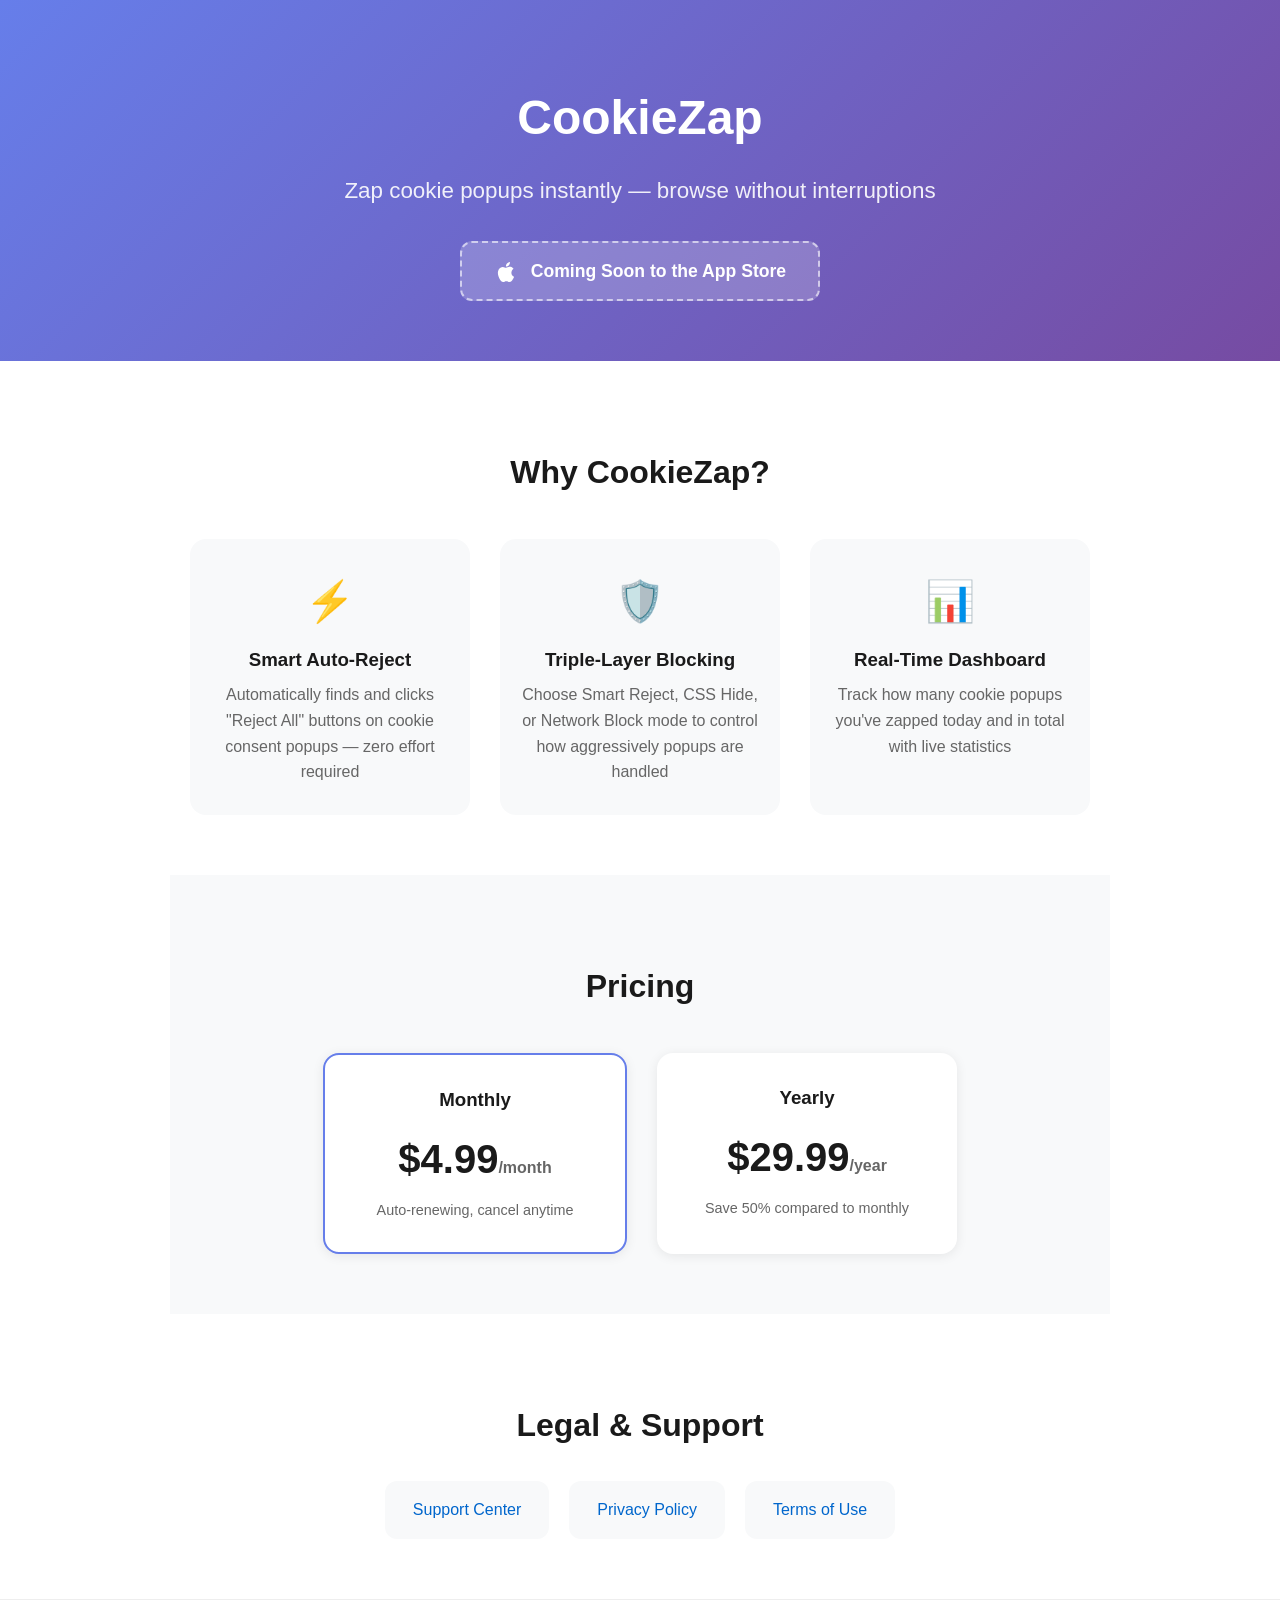
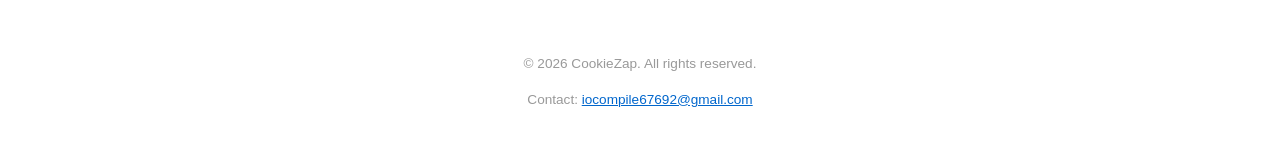
<file: docs/index.html>
<!DOCTYPE html>
<html lang="en">
<head>
    <meta charset="UTF-8">
    <meta name="viewport" content="width=device-width, initial-scale=1.0">
    <title>CookieZap - Landing</title>
    <style>
        body { font-family: -apple-system, BlinkMacSystemFont, 'Segoe UI', Roboto, sans-serif; margin: 0; padding: 0; line-height: 1.6; color: #1a1a1a; background: #fff; }
        .landing-hero { text-align: center; padding: 80px 20px 60px; background: linear-gradient(135deg, #667eea 0%, #764ba2 100%); color: #fff; }
        .landing-hero h1 { font-size: 3em; margin: 0 0 16px; color: #fff; border: none; }
        .tagline { font-size: 1.4em; opacity: 0.9; margin: 0 0 32px; }
        .download-btn { display: inline-block; background: #000; color: #fff !important; padding: 14px 32px; border-radius: 12px; font-size: 1.1em; font-weight: 600; text-decoration: none; transition: transform 0.2s, box-shadow 0.2s; }
        .download-btn:hover { transform: translateY(-2px); box-shadow: 0 8px 24px rgba(0,0,0,0.3); text-decoration: none; }
        .features { max-width: 900px; margin: 0 auto; padding: 60px 20px; text-align: center; }
        .features h2 { font-size: 2em; margin-bottom: 40px; color: #1a1a1a; }
        .features-grid { display: grid; grid-template-columns: repeat(auto-fit, minmax(250px, 1fr)); gap: 30px; }
        .feature-card { background: #f8f9fa; padding: 30px 20px; border-radius: 16px; transition: transform 0.2s; }
        .feature-card:hover { transform: translateY(-4px); }
        .feature-icon { font-size: 2.5em; margin-bottom: 12px; }
        .feature-card h3 { margin: 0 0 8px; color: #1a1a1a; }
        .feature-card p { color: #666; margin: 0; }
        .pricing { max-width: 900px; margin: 0 auto; padding: 60px 20px; text-align: center; background: #f8f9fa; }
        .pricing h2 { font-size: 2em; margin-bottom: 40px; color: #1a1a1a; }
        .pricing-grid { display: flex; justify-content: center; gap: 30px; flex-wrap: wrap; }
        .pricing-card { background: #fff; padding: 30px 40px; border-radius: 16px; box-shadow: 0 2px 12px rgba(0,0,0,0.08); min-width: 220px; }
        .pricing-card.featured { border: 2px solid #667eea; }
        .pricing-card h3 { margin: 0 0 12px; color: #1a1a1a; }
        .price { font-size: 2.5em; font-weight: 700; margin: 0; color: #1a1a1a; }
        .price span { font-size: 0.4em; color: #666; }
        .price-note { color: #666; margin: 8px 0 0; font-size: 0.9em; }
        .policy-links { max-width: 900px; margin: 0 auto; padding: 60px 20px; text-align: center; }
        .policy-links h2 { font-size: 2em; margin-bottom: 30px; color: #1a1a1a; }
        .policy-grid { display: flex; justify-content: center; gap: 20px; flex-wrap: wrap; }
        .policy-card { background: #f8f9fa; padding: 16px 28px; border-radius: 12px; color: #0066cc; text-decoration: none; font-weight: 500; transition: background 0.2s; }
        .policy-card:hover { background: #e8eaed; text-decoration: none; }
        .footer { text-align: center; padding: 40px 20px; border-top: 1px solid #eee; color: #999; font-size: 0.85em; }
        .footer a { color: #0066cc; }
        @media (max-width: 600px) { .landing-hero h1 { font-size: 2em; } .tagline { font-size: 1.1em; } .pricing-grid { flex-direction: column; align-items: center; } }
        
    </style>
</head>
<body>
<div class="landing-hero">
        <h1>CookieZap</h1>
        <p class="tagline">Zap cookie popups instantly — browse without interruptions</p>
        <a id="download-btn" href="https://apps.apple.com/us/app/id[APP_STORE_ID]?mt=8" class="download-btn">
            <svg width="24" height="24" viewBox="0 0 24 24" fill="white" style="vertical-align:middle;margin-right:8px">
                <path d="M18.71 19.5c-.83 1.24-1.71 2.45-3.05 2.47-1.34.03-1.77-.79-3.29-.79-1.53 0-2 .77-3.27.82-1.31.05-2.3-1.32-3.14-2.53C4.25 17 2.94 12.45 4.7 9.39c.87-1.52 2.43-2.48 4.12-2.51 1.28-.02 2.5.87 3.29.87.78 0 2.26-1.07 3.8-.91.65.03 2.47.26 3.64 1.98-.09.06-2.17 1.28-2.15 3.81.03 3.02 2.65 4.03 2.68 4.04-.03.07-.42 1.44-1.38 2.83M13 3.5c.73-.83 1.94-1.46 2.94-1.5.13 1.17-.34 2.35-1.04 3.19-.69.85-1.83 1.51-2.95 1.42-.15-1.15.41-2.35 1.05-3.11z"/>
            </svg>
            <span id="btn-text">Download on the App Store</span>
        </a>
    </div>

    <div class="features">
        <h2>Why CookieZap?</h2>
        <div class="features-grid">
            <div class="feature-card">
                <div class="feature-icon">⚡</div>
                <h3>Smart Auto-Reject</h3>
                <p>Automatically finds and clicks "Reject All" buttons on cookie consent popups — zero effort required</p>
            </div>
            <div class="feature-card">
                <div class="feature-icon">🛡️</div>
                <h3>Triple-Layer Blocking</h3>
                <p>Choose Smart Reject, CSS Hide, or Network Block mode to control how aggressively popups are handled</p>
            </div>
            <div class="feature-card">
                <div class="feature-icon">📊</div>
                <h3>Real-Time Dashboard</h3>
                <p>Track how many cookie popups you've zapped today and in total with live statistics</p>
            </div>
        </div>
    </div>

    <div class="pricing">
        <h2>Pricing</h2>
        <div class="pricing-grid">
            <div class="pricing-card featured">
                <h3>Monthly</h3>
                <p class="price">$4.99<span>/month</span></p>
                <p class="price-note">Auto-renewing, cancel anytime</p>
            </div>
            <div class="pricing-card">
                <h3>Yearly</h3>
                <p class="price">$29.99<span>/year</span></p>
                <p class="price-note">Save 50% compared to monthly</p>
            </div>
        </div>
    </div>

    <div class="policy-links">
        <h2>Legal & Support</h2>
        <div class="policy-grid">
            <a href="support.html" class="policy-card">Support Center</a>
            <a href="privacy.html" class="policy-card">Privacy Policy</a>
            <a href="terms.html" class="policy-card">Terms of Use</a>
        </div>
    </div>

    <script>
    (function() {
        var btn = document.getElementById('download-btn');
        var btnText = document.getElementById('btn-text');
        if (btn && btn.href && btn.href.indexOf('[APP_STORE_ID]') !== -1) {
            btn.href = '#';
            btn.onclick = function(e) { e.preventDefault(); alert('Coming Soon! This app will be available on the App Store soon.'); };
            if (btnText) btnText.textContent = 'Coming Soon to the App Store';
            btn.style.background = 'rgba(255,255,255,0.2)';
            btn.style.border = '2px dashed rgba(255,255,255,0.6)';
        }
    })();
    </script>

    <div class="footer">
        <p>&copy; <script>document.write(new Date().getFullYear())</script> CookieZap. All rights reserved.</p>
        <p>Contact: <a href="mailto:iocompile67692@gmail.com">iocompile67692@gmail.com</a></p>
    </div>
</body>
</html>
</file>
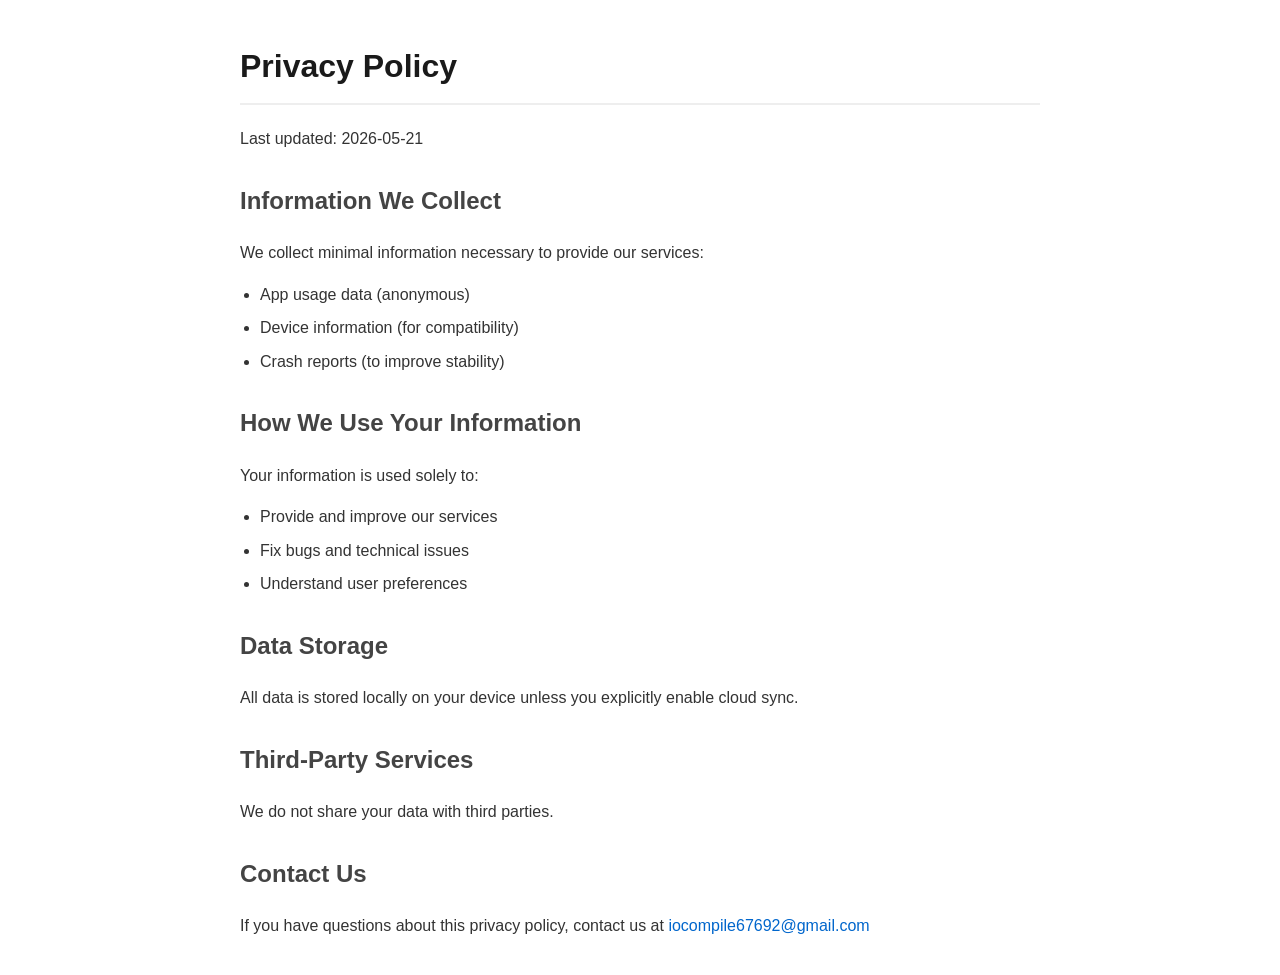
<file: docs/privacy.html>
<!DOCTYPE html>
<html lang="en">
<head>
    <meta charset="UTF-8">
    <meta name="viewport" content="width=device-width, initial-scale=1.0">
    <title>CookieZap - Privacy</title>
    <style>
        body { font-family: -apple-system, BlinkMacSystemFont, 'Segoe UI', Roboto, sans-serif; max-width: 800px; margin: 0 auto; padding: 20px; line-height: 1.6; color: #333; }
        h1 { color: #1a1a1a; border-bottom: 2px solid #eee; padding-bottom: 10px; }
        h2 { color: #444; margin-top: 30px; }
        h3 { color: #555; }
        .contact { background: #f8f9fa; padding: 20px; border-radius: 8px; margin-top: 20px; }
        a { color: #0066cc; text-decoration: none; }
        a:hover { text-decoration: underline; }
        ul, ol { padding-left: 20px; }
        li { margin-bottom: 8px; }
        
    </style>
</head>
<body>
<h1>Privacy Policy</h1>
    <p>Last updated: 2026-05-21</p>
    
    <h2>Information We Collect</h2>
    <p>We collect minimal information necessary to provide our services:</p>
    <ul>
        <li>App usage data (anonymous)</li>
        <li>Device information (for compatibility)</li>
        <li>Crash reports (to improve stability)</li>
    </ul>
    
    <h2>How We Use Your Information</h2>
    <p>Your information is used solely to:</p>
    <ul>
        <li>Provide and improve our services</li>
        <li>Fix bugs and technical issues</li>
        <li>Understand user preferences</li>
    </ul>
    
    <h2>Data Storage</h2>
    <p>All data is stored locally on your device unless you explicitly enable cloud sync.</p>
    
    <h2>Third-Party Services</h2>
    <p>We do not share your data with third parties.</p>
    
    <h2>Contact Us</h2>
    <p>If you have questions about this privacy policy, contact us at <a href="mailto:iocompile67692@gmail.com">iocompile67692@gmail.com</a></p>
</body>
</html>
</file>
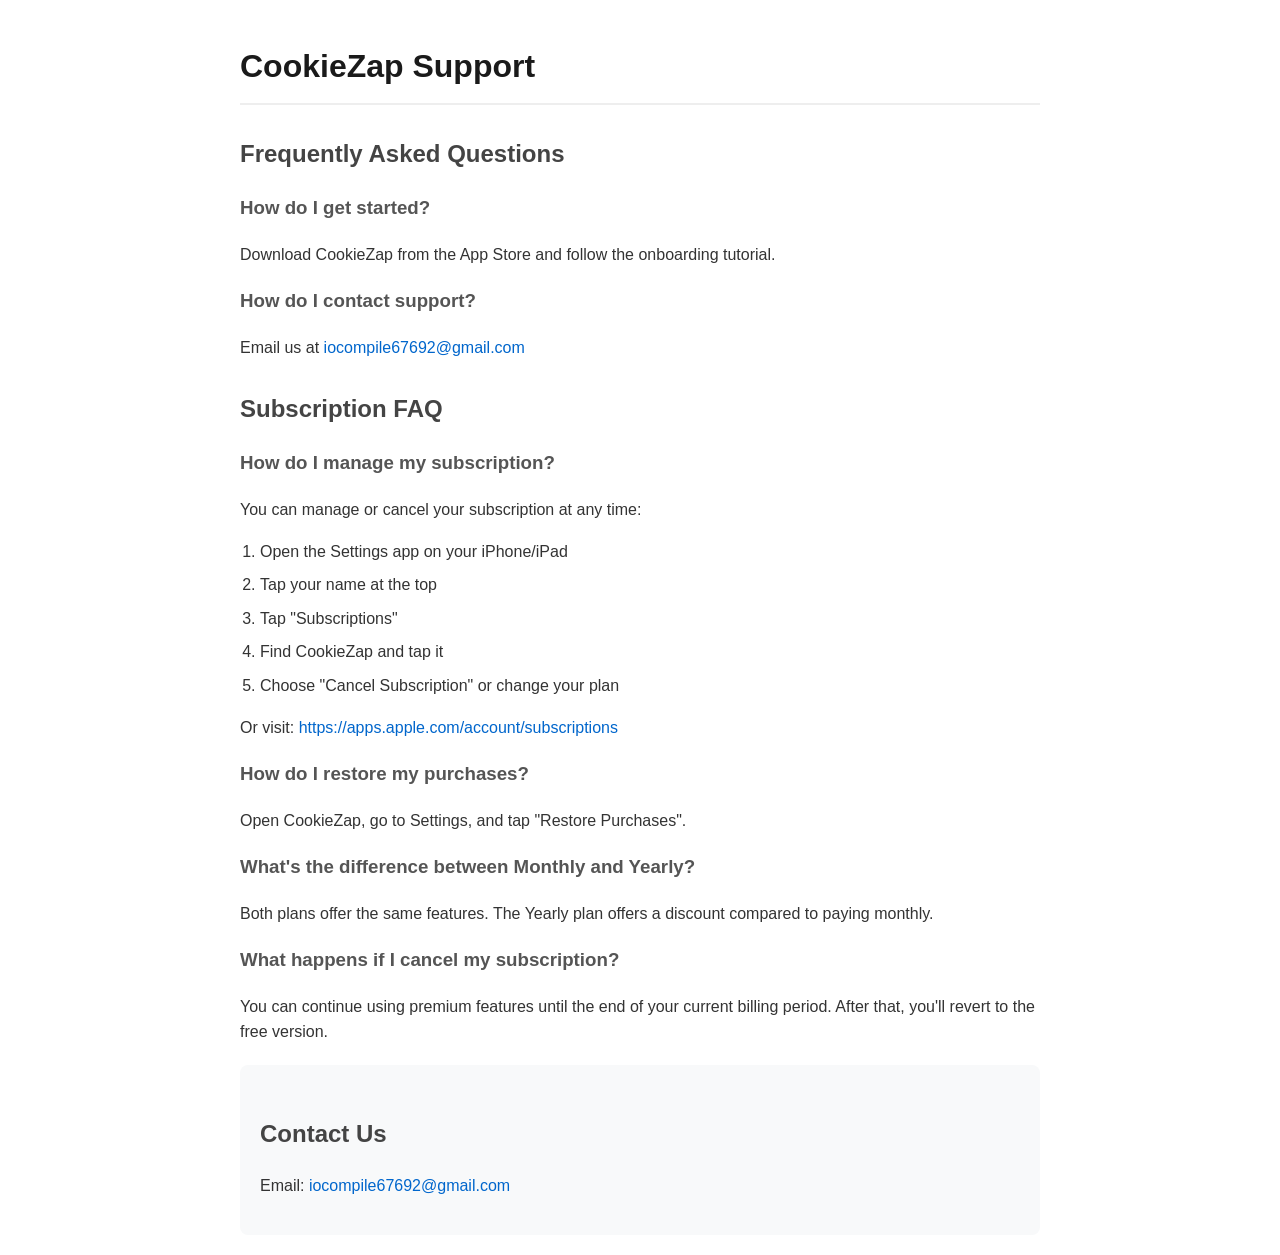
<file: docs/support.html>
<!DOCTYPE html>
<html lang="en">
<head>
    <meta charset="UTF-8">
    <meta name="viewport" content="width=device-width, initial-scale=1.0">
    <title>CookieZap - Support</title>
    <style>
        body { font-family: -apple-system, BlinkMacSystemFont, 'Segoe UI', Roboto, sans-serif; max-width: 800px; margin: 0 auto; padding: 20px; line-height: 1.6; color: #333; }
        h1 { color: #1a1a1a; border-bottom: 2px solid #eee; padding-bottom: 10px; }
        h2 { color: #444; margin-top: 30px; }
        h3 { color: #555; }
        .contact { background: #f8f9fa; padding: 20px; border-radius: 8px; margin-top: 20px; }
        a { color: #0066cc; text-decoration: none; }
        a:hover { text-decoration: underline; }
        ul, ol { padding-left: 20px; }
        li { margin-bottom: 8px; }
        
    </style>
</head>
<body>
<h1>CookieZap Support</h1>
    
    <h2>Frequently Asked Questions</h2>
    
    <h3>How do I get started?</h3>
    <p>Download CookieZap from the App Store and follow the onboarding tutorial.</p>
    
    <h3>How do I contact support?</h3>
    <p>Email us at <a href="mailto:iocompile67692@gmail.com">iocompile67692@gmail.com</a></p>
    
    <h2>Subscription FAQ</h2>
    
    <h3>How do I manage my subscription?</h3>
    <p>You can manage or cancel your subscription at any time:</p>
    <ol>
        <li>Open the Settings app on your iPhone/iPad</li>
        <li>Tap your name at the top</li>
        <li>Tap "Subscriptions"</li>
        <li>Find CookieZap and tap it</li>
        <li>Choose "Cancel Subscription" or change your plan</li>
    </ol>
    <p>Or visit: <a href="https://apps.apple.com/account/subscriptions">https://apps.apple.com/account/subscriptions</a></p>
    
    <h3>How do I restore my purchases?</h3>
    <p>Open CookieZap, go to Settings, and tap "Restore Purchases".</p>
    
    <h3>What's the difference between Monthly and Yearly?</h3>
    <p>Both plans offer the same features. The Yearly plan offers a discount compared to paying monthly.</p>
    
    <h3>What happens if I cancel my subscription?</h3>
    <p>You can continue using premium features until the end of your current billing period. After that, you'll revert to the free version.</p>

    <div class="contact">
        <h2>Contact Us</h2>
        <p>Email: <a href="mailto:iocompile67692@gmail.com">iocompile67692@gmail.com</a></p>
    </div>
</body>
</html>
</file>
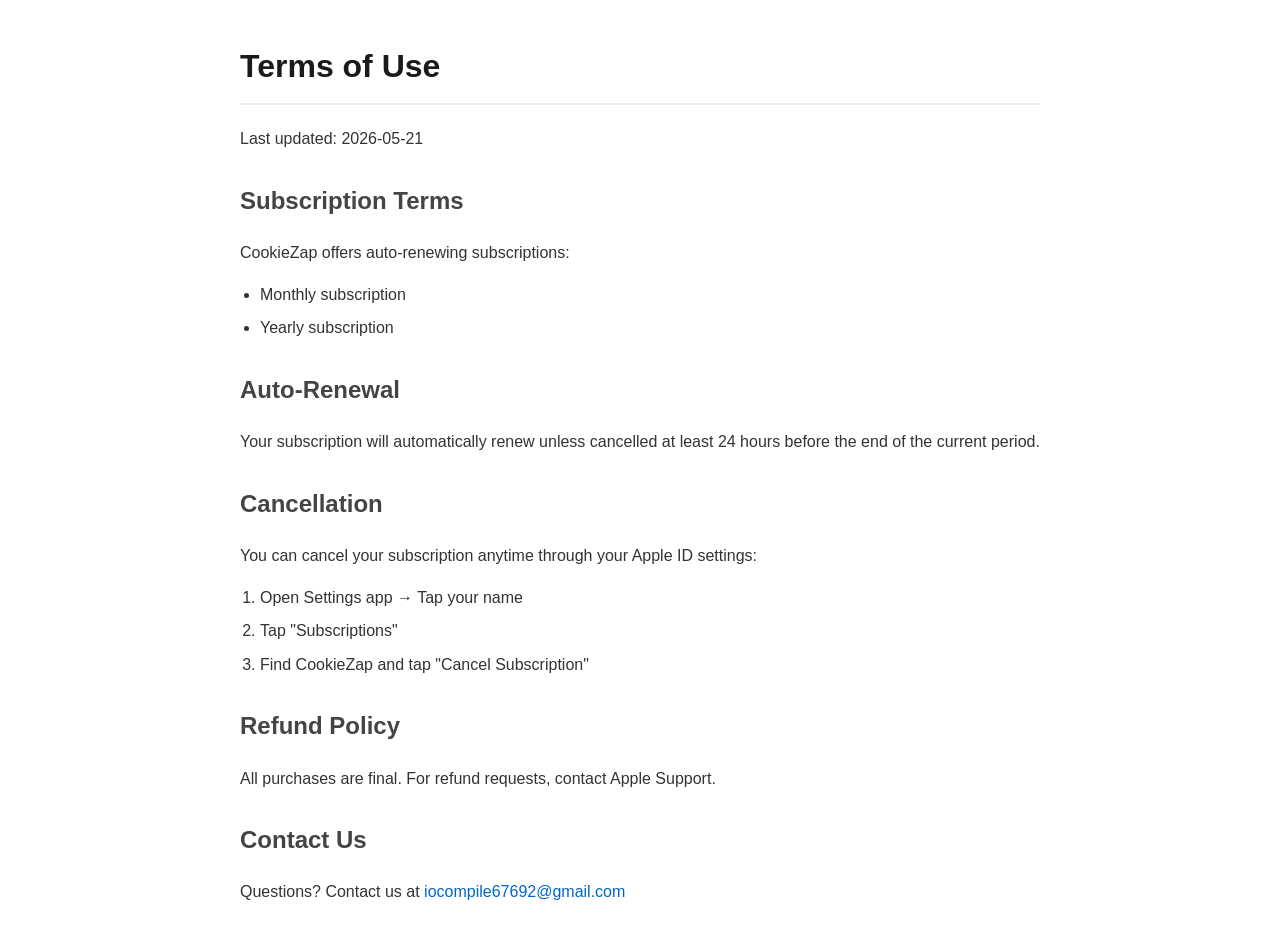
<file: docs/terms.html>
<!DOCTYPE html>
<html lang="en">
<head>
    <meta charset="UTF-8">
    <meta name="viewport" content="width=device-width, initial-scale=1.0">
    <title>CookieZap - Terms</title>
    <style>
        body { font-family: -apple-system, BlinkMacSystemFont, 'Segoe UI', Roboto, sans-serif; max-width: 800px; margin: 0 auto; padding: 20px; line-height: 1.6; color: #333; }
        h1 { color: #1a1a1a; border-bottom: 2px solid #eee; padding-bottom: 10px; }
        h2 { color: #444; margin-top: 30px; }
        h3 { color: #555; }
        .contact { background: #f8f9fa; padding: 20px; border-radius: 8px; margin-top: 20px; }
        a { color: #0066cc; text-decoration: none; }
        a:hover { text-decoration: underline; }
        ul, ol { padding-left: 20px; }
        li { margin-bottom: 8px; }
        
    </style>
</head>
<body>
<h1>Terms of Use</h1>
    <p>Last updated: 2026-05-21</p>
    
    <h2>Subscription Terms</h2>
    <p>CookieZap offers auto-renewing subscriptions:</p>
    <ul>
        <li>Monthly subscription</li>
        <li>Yearly subscription</li>
    </ul>
    
    <h2>Auto-Renewal</h2>
    <p>Your subscription will automatically renew unless cancelled at least 24 hours before the end of the current period.</p>
    
    <h2>Cancellation</h2>
    <p>You can cancel your subscription anytime through your Apple ID settings:</p>
    <ol>
        <li>Open Settings app → Tap your name</li>
        <li>Tap "Subscriptions"</li>
        <li>Find CookieZap and tap "Cancel Subscription"</li>
    </ol>
    
    <h2>Refund Policy</h2>
    <p>All purchases are final. For refund requests, contact Apple Support.</p>
    
    <h2>Contact Us</h2>
    <p>Questions? Contact us at <a href="mailto:iocompile67692@gmail.com">iocompile67692@gmail.com</a></p>
</body>
</html>
</file>
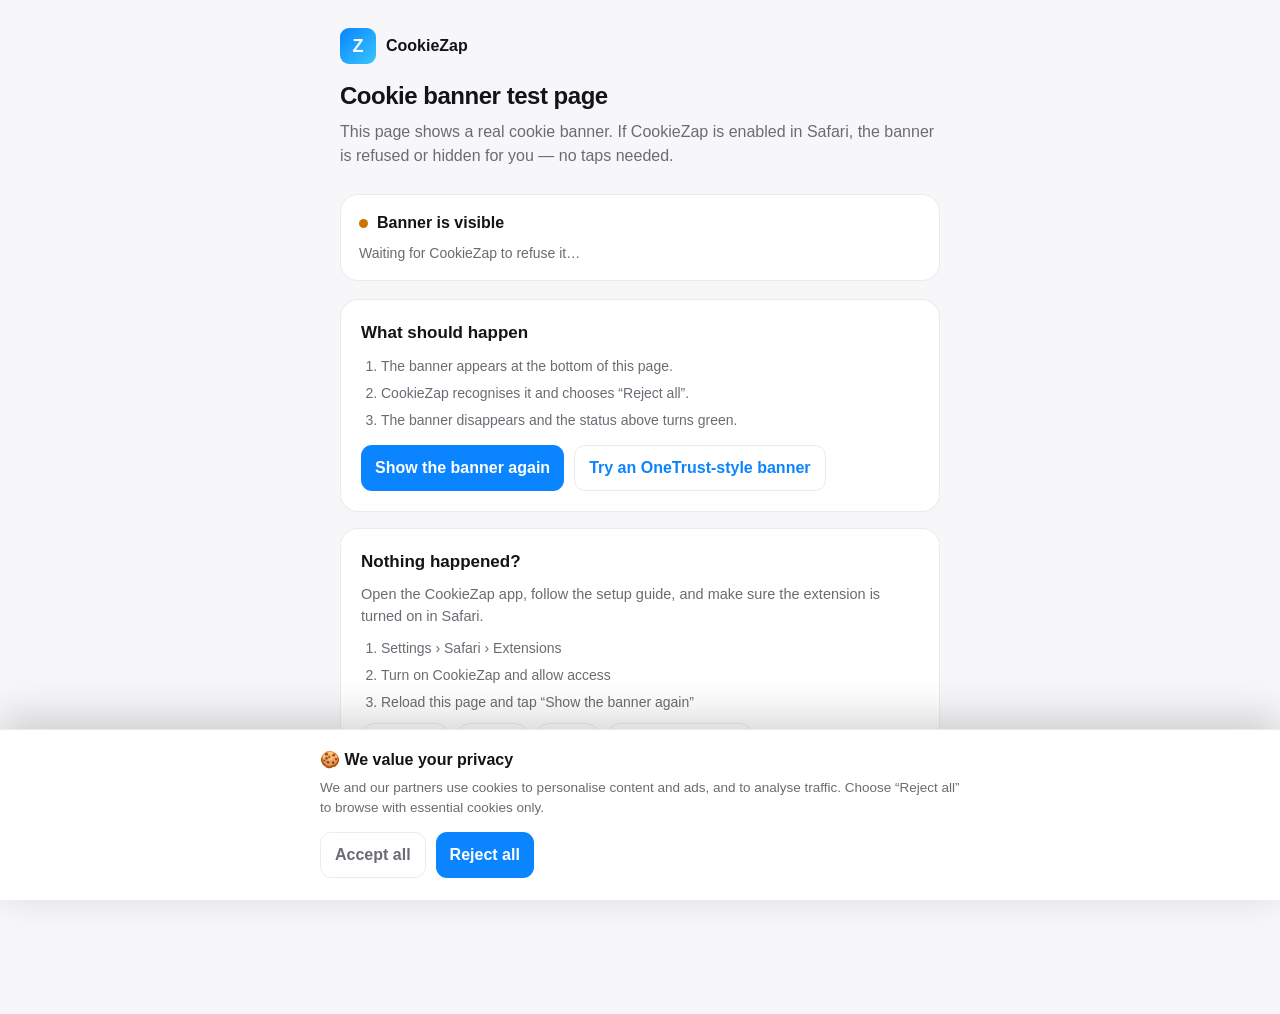
<file: docs/test.html>
<!DOCTYPE html>
<html lang="en">
<head>
<meta charset="UTF-8">
<meta name="viewport" content="width=device-width, initial-scale=1">
<title>CookieZap Test Page</title>
<style>
  :root {
    color-scheme: light dark;
    --bg: #f7f7fa;
    --card: #ffffff;
    --text: #141416;
    --secondary: #6b6b73;
    --line: rgba(0, 0, 0, 0.08);
    --blue: #0a84ff;
    --green: #1f9d55;
    --orange: #c77700;
  }
  @media (prefers-color-scheme: dark) {
    :root {
      --bg: #0f0f12;
      --card: #1c1c1f;
      --text: #f2f2f7;
      --secondary: #9a9aa2;
      --line: rgba(255, 255, 255, 0.12);
      --green: #30d158;
      --orange: #ff9f0a;
    }
  }
  * { box-sizing: border-box; }
  body {
    margin: 0;
    background: var(--bg);
    color: var(--text);
    font-family: -apple-system, BlinkMacSystemFont, "SF Pro Text", "Helvetica Neue", Arial, sans-serif;
    line-height: 1.5;
    padding-bottom: 180px;
  }
  header {
    padding: 28px 20px 8px;
    max-width: 640px;
    margin: 0 auto;
  }
  .brand { display: flex; align-items: center; gap: 10px; }
  .logo {
    width: 36px; height: 36px; border-radius: 9px;
    background: linear-gradient(135deg, #0a84ff, #38c6ff);
    display: grid; place-items: center; color: #fff; font-weight: 800; font-size: 18px;
  }
  h1 { font-size: 24px; margin: 14px 0 6px; letter-spacing: -0.02em; }
  .lede { color: var(--secondary); margin: 0 0 18px; }
  main { max-width: 640px; margin: 0 auto; padding: 0 20px; }
  .status {
    background: var(--card);
    border: 1px solid var(--line);
    border-radius: 18px;
    padding: 16px 18px;
    margin-bottom: 18px;
  }
  .status-row { display: flex; align-items: center; gap: 9px; font-weight: 650; }
  .dot { width: 9px; height: 9px; border-radius: 50%; background: var(--orange); }
  .dot.green { background: var(--green); }
  .dot.red { background: #ff453a; }
  .status p { margin: 8px 0 0; color: var(--secondary); font-size: 14px; }
  .card {
    background: var(--card);
    border: 1px solid var(--line);
    border-radius: 18px;
    padding: 20px;
    margin-bottom: 16px;
  }
  .card h2 { font-size: 17px; margin: 0 0 10px; }
  .card p { margin: 0 0 10px; color: var(--secondary); font-size: 14.5px; }
  ol { margin: 8px 0 0; padding-left: 20px; color: var(--secondary); font-size: 14px; }
  li { margin-bottom: 6px; }
  .actions { display: flex; gap: 10px; flex-wrap: wrap; margin-top: 14px; }
  button {
    font: inherit; font-weight: 600; border: none; border-radius: 11px;
    padding: 10px 14px; cursor: pointer;
  }
  .btn-primary { background: var(--blue); color: #fff; }
  .btn-secondary { background: transparent; color: var(--blue); border: 1px solid var(--line); }
  .chip-row { display: flex; gap: 6px; flex-wrap: wrap; margin-top: 10px; }
  .chip {
    font-size: 12px; color: var(--secondary); border: 1px solid var(--line);
    border-radius: 999px; padding: 4px 9px;
  }
  /* Cookie banner */
  #cz-cookie-banner {
    position: fixed; left: 0; right: 0; bottom: 0;
    background: var(--card);
    border-top: 1px solid var(--line);
    box-shadow: 0 -10px 40px rgba(0, 0, 0, 0.18);
    padding: 18px 20px 22px;
    transform: translateY(110%);
    transition: transform 0.35s ease;
    z-index: 9999;
  }
  #cz-cookie-banner.show { transform: translateY(0); }
  .banner-inner { max-width: 640px; margin: 0 auto; }
  .banner-title { font-weight: 700; font-size: 16px; margin: 0 0 6px; display: flex; gap: 8px; align-items: center; }
  .banner-text { margin: 0 0 14px; color: var(--secondary); font-size: 13.5px; }
  .banner-actions { display: flex; gap: 10px; flex-wrap: wrap; }
  .banner-actions .accept { background: transparent; color: var(--secondary); border: 1px solid var(--line); }
  .banner-actions .reject { background: var(--blue); color: #fff; }
  .footer-note { text-align: center; color: var(--secondary); font-size: 12px; margin: 26px 0 0; }
</style>
</head>
<body>
<header>
  <div class="brand">
    <div class="logo">Z</div>
    <strong>CookieZap</strong>
  </div>
  <h1>Cookie banner test page</h1>
  <p class="lede">This page shows a real cookie banner. If CookieZap is enabled in Safari, the banner is refused or hidden for you — no taps needed.</p>
</header>

<main>
  <section class="status" id="statusCard">
    <div class="status-row"><span class="dot" id="statusDot"></span><span id="statusTitle">Waiting for the banner…</span></div>
    <p id="statusText">A cookie banner will appear in a moment. Keep this tab open for a few seconds.</p>
  </section>

  <section class="card">
    <h2>What should happen</h2>
    <ol>
      <li>The banner appears at the bottom of this page.</li>
      <li>CookieZap recognises it and chooses “Reject all”.</li>
      <li>The banner disappears and the status above turns green.</li>
    </ol>
    <div class="actions">
      <button class="btn-primary" id="showAgain">Show the banner again</button>
      <button class="btn-secondary" id="onetrustDemo">Try an OneTrust-style banner</button>
    </div>
  </section>

  <section class="card">
    <h2>Nothing happened?</h2>
    <p>Open the CookieZap app, follow the setup guide, and make sure the extension is turned on in Safari.</p>
    <ol>
      <li>Settings › Safari › Extensions</li>
      <li>Turn on CookieZap and allow access</li>
      <li>Reload this page and tap “Show the banner again”</li>
    </ol>
    <div class="chip-row">
      <span class="chip">Smart Reject</span>
      <span class="chip">Hide Only</span>
      <span class="chip">Block All</span>
      <span class="chip">1,609 consent platforms</span>
    </div>
  </section>

  <p class="footer-note">CookieZap uses the open-source DuckDuckGo Autoconsent rules. This test page stores only a local marker in your browser and sends nothing.</p>
</main>

<!-- A generic, self-built banner. CookieZap's heuristic engine handles these. -->
<div id="cz-cookie-banner" class="cookie-consent-banner" role="dialog" aria-label="Cookie consent">
  <div class="banner-inner">
    <p class="banner-title">🍪 We value your privacy</p>
    <p class="banner-text">We and our partners use cookies to personalise content and ads, and to analyse traffic. Choose “Reject all” to browse with essential cookies only.</p>
    <div class="banner-actions">
      <button class="accept" id="cz-accept">Accept all</button>
      <button class="reject" id="cz-reject">Reject all</button>
    </div>
  </div>
</div>

<script>
(function () {
  var banner = document.getElementById('cz-cookie-banner');
  var dot = document.getElementById('statusDot');
  var title = document.getElementById('statusTitle');
  var text = document.getElementById('statusText');
  var showAgain = document.getElementById('showAgain');
  var oneTrustDemo = document.getElementById('onetrustDemo');
  var watchTimer = null;
  var bannerShownAt = 0;

  function isHidden(el) {
    if (!el) return true;
    var style = window.getComputedStyle(el);
    return style.display === 'none' || style.visibility === 'hidden' || el.getClientRects().length === 0;
  }

  function setStatus(kind, heading, detail) {
    dot.className = 'dot' + (kind === 'success' ? ' green' : kind === 'error' ? ' red' : '');
    title.textContent = heading;
    text.textContent = detail;
  }

  function showBanner() {
    banner.classList.add('show');
    bannerShownAt = Date.now();
    setStatus('waiting', 'Banner is visible', 'Waiting for CookieZap to refuse it…');
    startWatching();
  }

  function startWatching() {
    if (watchTimer) clearInterval(watchTimer);
    var checks = 0;
    watchTimer = setInterval(function () {
      checks++;
      if (isHidden(banner) || !banner.classList.contains('show')) {
        clearInterval(watchTimer);
        watchTimer = null;
        banner.classList.remove('show');
        var elapsed = Math.max(0, Math.round((Date.now() - bannerShownAt) / 100) / 10);
        setStatus('success', 'CookieZap worked 🎉', 'The banner was refused automatically in ' + elapsed + 's. Protection is on.');
      } else if (checks > 40) {
        clearInterval(watchTimer);
        watchTimer = null;
        setStatus('error', 'The banner is still here', 'CookieZap may be off, paused for this site, or Safari has not loaded the extension. Open the CookieZap app for setup steps.');
      }
    }, 250);
  }

  function reject() {
    try { localStorage.setItem('cz_test_consent', 'rejected'); } catch (e) {}
    banner.classList.remove('show');
    setStatus('success', 'Rejected', 'You tapped “Reject all”. That is exactly what CookieZap does for you automatically.');
  }

  function accept() {
    try { localStorage.setItem('cz_test_consent', 'accepted'); } catch (e) {}
    banner.classList.remove('show');
    setStatus('error', 'Accepted', 'You tapped “Accept all”. With CookieZap on, this never has to happen.');
  }

  document.getElementById('cz-reject').addEventListener('click', reject);
  document.getElementById('cz-accept').addEventListener('click', accept);

  showAgain.addEventListener('click', function () {
    try { localStorage.removeItem('cz_test_consent'); } catch (e) {}
    showBanner();
  });

  oneTrustDemo.addEventListener('click', function () {
    window.location.href = 'test.html?banner=onetrust';
  });

  setTimeout(function () {
    var params = new URLSearchParams(window.location.search);
    if (params.get('banner') === 'onetrust') {
      buildOneTrust();
    } else {
      showBanner();
    }
  }, 600);

  // A minimal OneTrust-shaped banner, so you can see platform-specific rules.
  function buildOneTrust() {
    var cookies = document.getElementById('cz-cookie-banner');
    cookies.outerHTML = [
      '<div id="onetrust-consent-sdk">',
      '  <div id="onetrust-banner-sdk" class="otFlat" role="dialog" aria-label="Privacy">',
      '    <div class="ot-sdk-container" style="position:fixed;left:0;right:0;bottom:0;background:var(--card);border-top:1px solid var(--line);padding:18px 20px;z-index:9999;">',
      '      <p style="font-weight:700;margin:0 0 6px;">We value your privacy</p>',
      '      <p style="color:var(--secondary);font-size:13.5px;margin:0 0 14px;">We use cookies to improve your experience. You can reject all non-essential cookies below.</p>',
      '      <button id="onetrust-accept-btn-handler" style="background:transparent;color:var(--secondary);border:1px solid var(--line);border-radius:11px;padding:10px 14px;margin-right:8px;">Accept all</button>',
      '      <button id="onetrust-reject-all-handler" style="background:var(--blue);color:#fff;border:none;border-radius:11px;padding:10px 14px;margin-right:8px;">Reject all</button>',
      '      <button id="onetrust-pc-btn-handler" style="background:transparent;color:var(--secondary);border:1px solid var(--line);border-radius:11px;padding:10px 14px;">Cookies Settings</button>',
      '    </div>',
      '  </div>',
      '  <div id="onetrust-pc-sdk" style="display:none;">',
      '    <button class="ot-pc-refuse-all-handler">Reject all</button>',
      '    <button class="save-preference-btn-handler">Confirm my choices</button>',
      '  </div>',
      '</div>'
    ].join('');
    banner = document.getElementById('onetrust-banner-sdk');
    bannerShownAt = Date.now();

    var rejectBtn = document.getElementById('onetrust-reject-all-handler');
    var acceptBtn = document.getElementById('onetrust-accept-btn-handler');

    function hideOneTrust(result) {
      var sdk = document.getElementById('onetrust-consent-sdk');
      if (sdk) sdk.style.display = 'none';
      if (result === 'success') {
        setStatus('success', 'Rejected', 'The OneTrust banner was refused. CookieZap does this automatically on real sites.');
      } else {
        setStatus('error', 'Accepted', 'With CookieZap on, “Reject all” is chosen for you.');
      }
    }

    var refuseAll = document.querySelector('.ot-pc-refuse-all-handler');
    var savePrefs = document.querySelector('.save-preference-btn-handler');
    if (refuseAll) refuseAll.addEventListener('click', function () { hideOneTrust('success'); });
    if (savePrefs) savePrefs.addEventListener('click', function () { hideOneTrust('success'); });

    if (rejectBtn) {
      rejectBtn.addEventListener('click', function () { hideOneTrust('success'); });
    }

    if (acceptBtn) {
      acceptBtn.addEventListener('click', function () { hideOneTrust('error'); });
    }

    setStatus('waiting', 'OneTrust banner is visible', 'Waiting for CookieZap to refuse it…');
    startWatching();
  }
})();
</script>
</body>
</html>
</file>
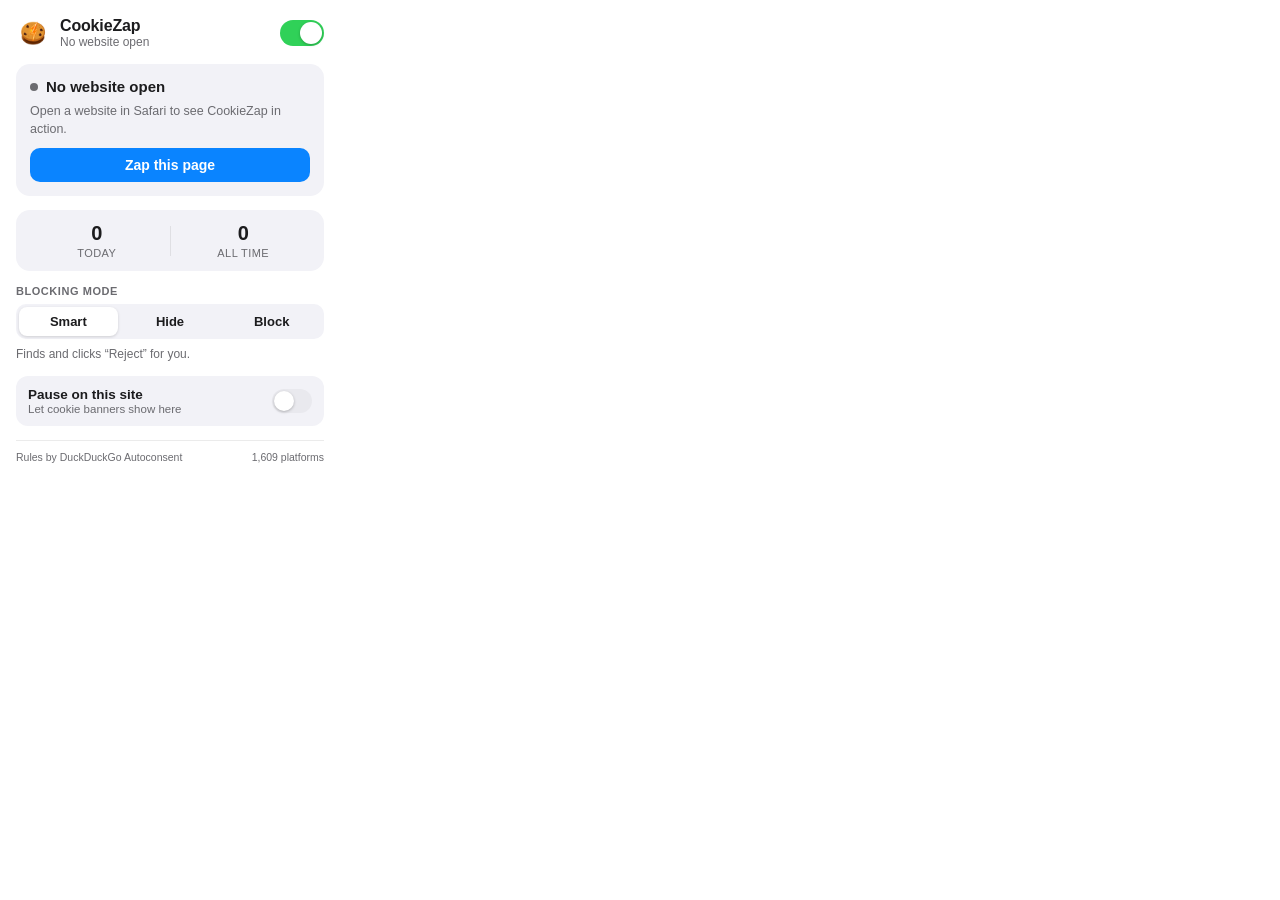
<file: CookieZap/CookieZapExtension/ExtensionResources/popup.html>
<!DOCTYPE html>
<html lang="en">
<head>
  <meta charset="UTF-8">
  <meta name="viewport" content="width=device-width, initial-scale=1.0">
  <title>CookieZap</title>
  <link rel="stylesheet" href="styles.css">
</head>
<body>
  <div class="popup">
    <header class="header">
      <div class="brand">
        <img src="images/icon-48.png" alt="" class="logo">
        <div class="brand-text">
          <h1>CookieZap</h1>
          <span id="siteName" class="site">Checking this page…</span>
        </div>
      </div>
      <label class="switch" title="Turn CookieZap on or off">
        <input type="checkbox" id="enableToggle" checked>
        <span class="slider"></span>
      </label>
    </header>

    <section id="statusCard" class="status-card">
      <div class="status-row">
        <span id="statusDot" class="dot"></span>
        <span id="statusTitle" class="status-title">Checking…</span>
      </div>
      <p id="statusDetail" class="status-detail">Looking for cookie banners on this page.</p>
      <button id="zapButton" class="primary">Zap this page</button>
    </section>

    <section class="stats">
      <div class="stat">
        <span id="todayCount" class="stat-value">0</span>
        <span class="stat-label">Today</span>
      </div>
      <div class="divider"></div>
      <div class="stat">
        <span id="totalCount" class="stat-value">0</span>
        <span class="stat-label">All time</span>
      </div>
    </section>

    <section class="section">
      <span class="section-label">Blocking mode</span>
      <div class="modes" role="tablist">
        <button class="mode" data-mode="smart" role="tab">Smart</button>
        <button class="mode" data-mode="hide" role="tab">Hide</button>
        <button class="mode" data-mode="block" role="tab">Block</button>
      </div>
      <p id="modeHint" class="hint">Finds and clicks “Reject” for you.</p>
    </section>

    <section class="section">
      <div class="row">
        <div class="row-text">
          <span class="row-title">Pause on this site</span>
          <span class="row-sub">Let cookie banners show here</span>
        </div>
        <label class="switch small">
          <input type="checkbox" id="whitelistToggle">
          <span class="slider"></span>
        </label>
      </div>
    </section>

    <footer class="footer">
      <span>Rules by DuckDuckGo Autoconsent</span>
      <span id="ruleCount">1,609 platforms</span>
    </footer>
  </div>

  <script src="popup.js"></script>
</body>
</html>
</file>
<file: CookieZap/CookieZapExtension/ExtensionResources/styles.css>
:root {
  color-scheme: light dark;
  --bg: #ffffff;
  --card: #f2f2f7;
  --card-strong: #e9e9ee;
  --text: #1c1c1e;
  --secondary: #6b6b70;
  --accent: #0a84ff;
  --green: #30d158;
  --orange: #ff9f0a;
  --red: #ff453a;
  --border: rgba(0, 0, 0, 0.08);
}

@media (prefers-color-scheme: dark) {
  :root {
    --bg: #1c1c1e;
    --card: #2c2c2e;
    --card-strong: #3a3a3c;
    --text: #f2f2f7;
    --secondary: #9a9aa0;
    --border: rgba(255, 255, 255, 0.1);
  }
}

* {
  box-sizing: border-box;
}

html,
body {
  margin: 0;
  padding: 0;
  background: var(--bg);
  color: var(--text);
  font-family: -apple-system, BlinkMacSystemFont, "SF Pro Text", "Helvetica Neue", sans-serif;
  font-size: 14px;
}

.popup {
  width: 340px;
  padding: 16px;
  display: flex;
  flex-direction: column;
  gap: 14px;
}

.header {
  display: flex;
  align-items: center;
  justify-content: space-between;
  gap: 10px;
}

.brand {
  display: flex;
  align-items: center;
  gap: 10px;
  min-width: 0;
}

.logo {
  width: 34px;
  height: 34px;
  border-radius: 8px;
}

.brand-text {
  min-width: 0;
}

h1 {
  margin: 0;
  font-size: 16px;
  font-weight: 650;
  letter-spacing: -0.01em;
}

.site {
  display: block;
  font-size: 12px;
  color: var(--secondary);
  max-width: 210px;
  overflow: hidden;
  text-overflow: ellipsis;
  white-space: nowrap;
}

.switch {
  position: relative;
  display: inline-block;
  width: 44px;
  height: 26px;
  flex: none;
}

.switch.small {
  width: 40px;
  height: 24px;
}

.switch input {
  opacity: 0;
  width: 0;
  height: 0;
}

.slider {
  position: absolute;
  inset: 0;
  background: var(--card-strong);
  border-radius: 999px;
  transition: background 0.2s ease;
  cursor: pointer;
}

.slider::before {
  content: "";
  position: absolute;
  width: 22px;
  height: 22px;
  left: 2px;
  top: 2px;
  background: #fff;
  border-radius: 50%;
  box-shadow: 0 1px 3px rgba(0, 0, 0, 0.25);
  transition: transform 0.2s ease;
}

.switch.small .slider::before {
  width: 20px;
  height: 20px;
}

.switch input:checked + .slider {
  background: var(--green);
}

.switch input:checked + .slider::before {
  transform: translateX(18px);
}

.switch.small input:checked + .slider::before {
  transform: translateX(16px);
}

.status-card {
  background: var(--card);
  border-radius: 14px;
  padding: 14px;
  display: flex;
  flex-direction: column;
  gap: 8px;
}

.status-row {
  display: flex;
  align-items: center;
  gap: 8px;
}

.dot {
  width: 8px;
  height: 8px;
  border-radius: 50%;
  background: var(--secondary);
  flex: none;
}

.dot.green {
  background: var(--green);
}

.dot.orange {
  background: var(--orange);
}

.dot.red {
  background: var(--red);
}

.status-title {
  font-weight: 600;
  font-size: 15px;
}

.status-detail {
  margin: 0;
  font-size: 12.5px;
  line-height: 1.4;
  color: var(--secondary);
}

.primary {
  margin-top: 2px;
  border: none;
  border-radius: 10px;
  padding: 9px 12px;
  background: var(--accent);
  color: #fff;
  font-size: 14px;
  font-weight: 600;
  cursor: pointer;
  transition: opacity 0.15s ease;
}

.primary:active {
  opacity: 0.7;
}

.stats {
  display: flex;
  align-items: center;
  justify-content: space-around;
  background: var(--card);
  border-radius: 14px;
  padding: 12px 8px;
}

.stat {
  display: flex;
  flex-direction: column;
  align-items: center;
  gap: 2px;
  flex: 1;
}

.stat-value {
  font-size: 20px;
  font-weight: 700;
  font-variant-numeric: tabular-nums;
}

.stat-label {
  font-size: 11px;
  color: var(--secondary);
  text-transform: uppercase;
  letter-spacing: 0.04em;
}

.divider {
  width: 1px;
  height: 30px;
  background: var(--border);
}

.section {
  display: flex;
  flex-direction: column;
  gap: 7px;
}

.section-label {
  font-size: 11px;
  font-weight: 600;
  color: var(--secondary);
  text-transform: uppercase;
  letter-spacing: 0.05em;
}

.modes {
  display: flex;
  background: var(--card);
  border-radius: 10px;
  padding: 3px;
  gap: 3px;
}

.mode {
  flex: 1;
  border: none;
  background: transparent;
  color: var(--text);
  font-size: 13px;
  font-weight: 550;
  padding: 7px 0;
  border-radius: 8px;
  cursor: pointer;
}

.mode.active {
  background: var(--bg);
  box-shadow: 0 1px 3px rgba(0, 0, 0, 0.15);
}

.hint {
  margin: 0;
  font-size: 12px;
  color: var(--secondary);
  line-height: 1.35;
}

.row {
  display: flex;
  align-items: center;
  justify-content: space-between;
  gap: 12px;
  background: var(--card);
  border-radius: 12px;
  padding: 11px 12px;
  cursor: pointer;
}

.row-text {
  display: flex;
  flex-direction: column;
  gap: 1px;
  min-width: 0;
}

.row-title {
  font-size: 13.5px;
  font-weight: 550;
}

.row-sub {
  font-size: 11.5px;
  color: var(--secondary);
}

.footer {
  display: flex;
  align-items: center;
  justify-content: space-between;
  border-top: 1px solid var(--border);
  padding-top: 10px;
  font-size: 10.5px;
  color: var(--secondary);
}
</file>
